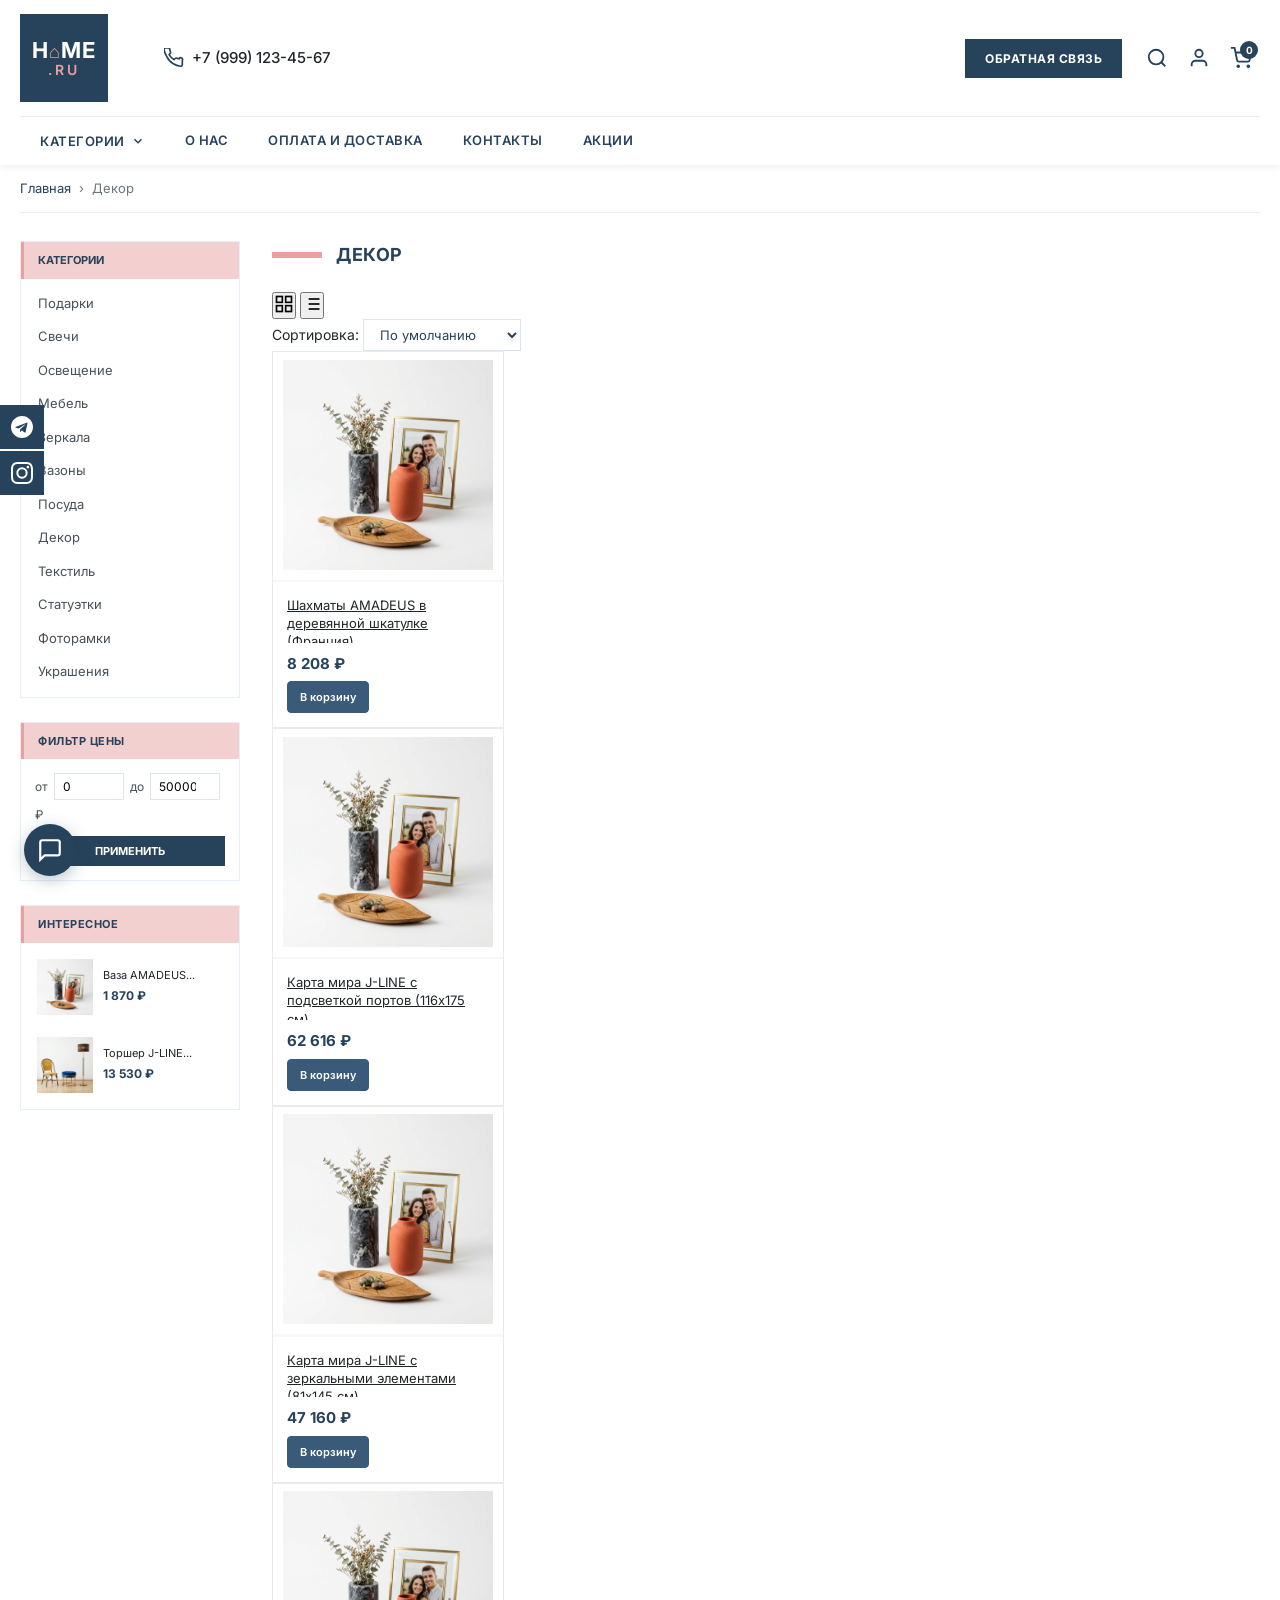
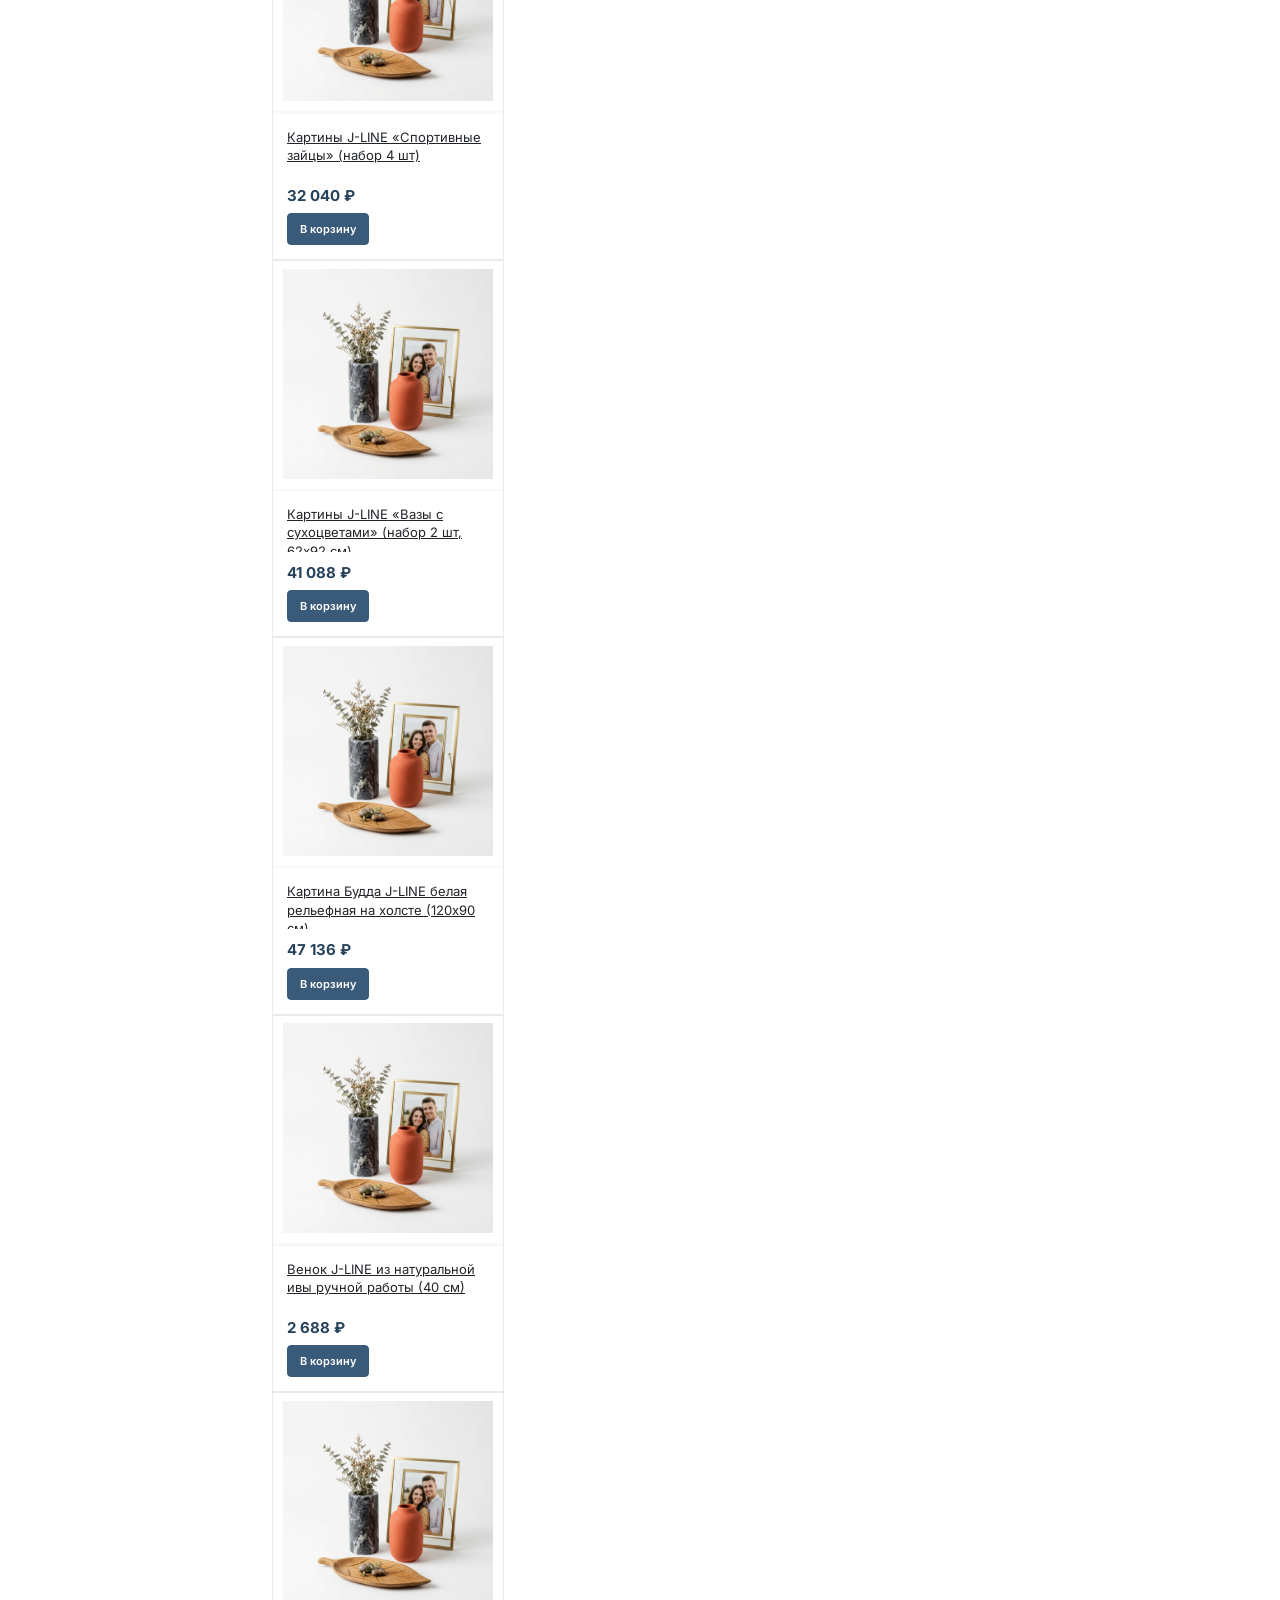
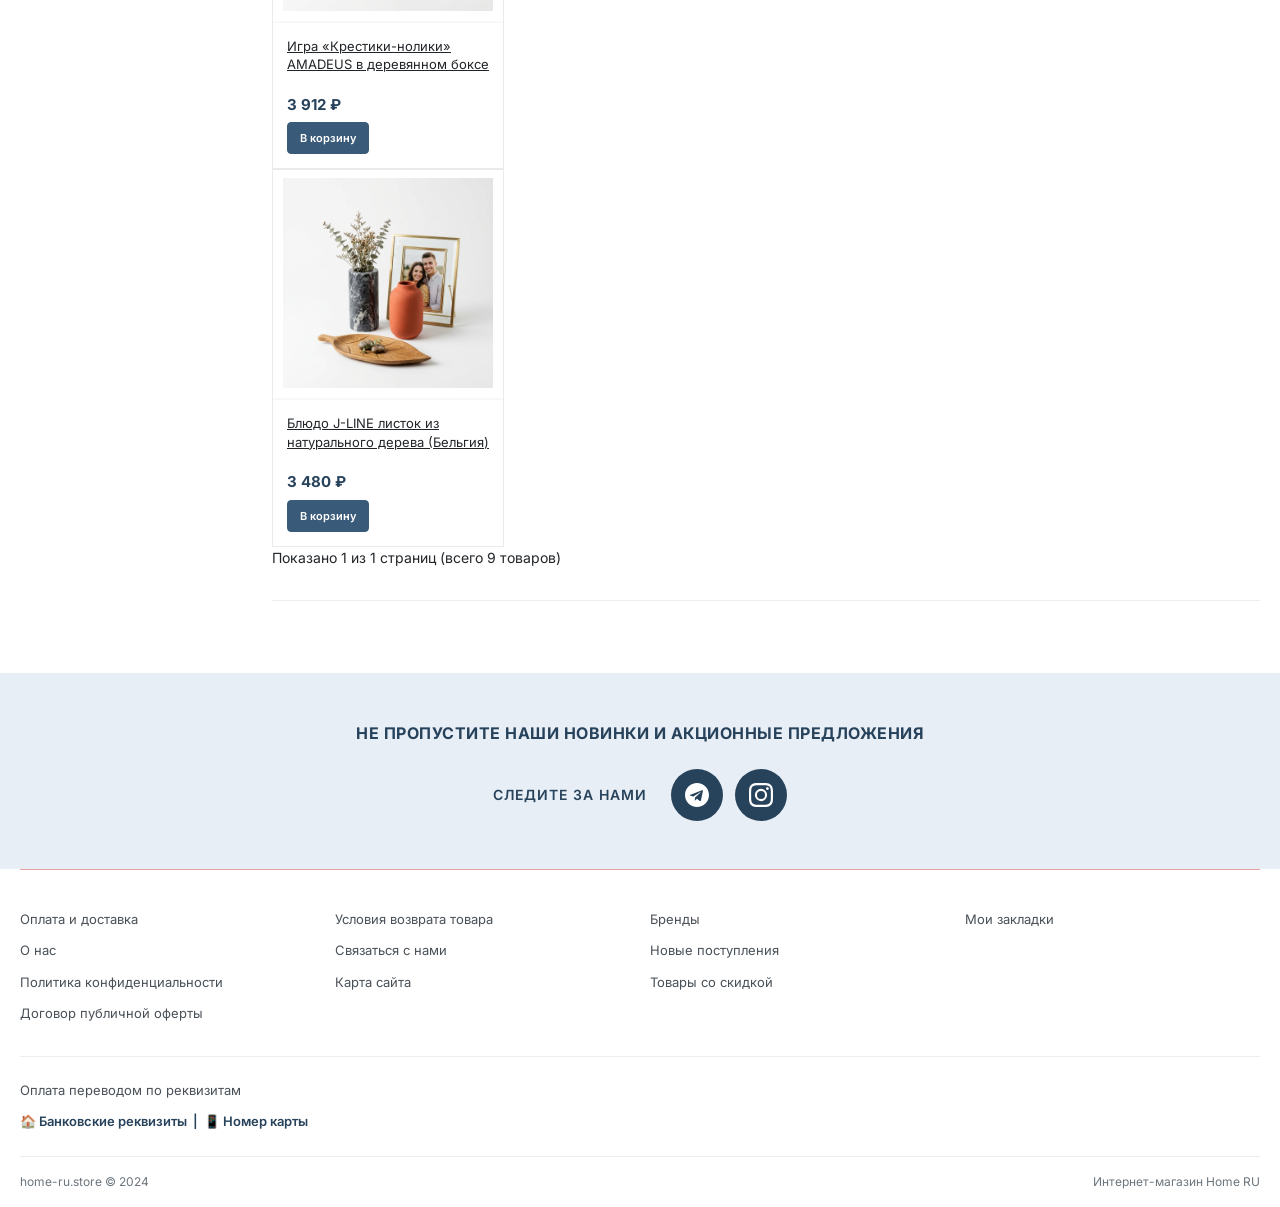
<file: category.html>
<!DOCTYPE html>
<html lang="ru">
<head>
  <meta charset="UTF-8"/>
  <meta name="viewport" content="width=device-width, initial-scale=1"/>
  <title id="page-title">Категория — Home RU</title>
  <meta name="description" content="Каталог товаров интернет-магазина Home RU — декор, посуда, мебель от ведущих европейских производителей."/>
  <link rel="preconnect" href="https://fonts.googleapis.com">
  <link href="https://fonts.googleapis.com/css2?family=Inter:wght@300;400;500;600;700&display=swap" rel="stylesheet">
  <link rel="stylesheet" href="style.css">
  <link rel="stylesheet" href="pages.css">
</head>
<body>
<div id="site-header-placeholder"></div>

<main class="page-main">
  <div class="container">
    <nav class="breadcrumb">
      <a href="index.html">Главная</a>
      <span>›</span>
      <span id="breadcrumb-cat">Категория</span>
    </nav>

    <div class="page-layout">
      <!-- Sidebar -->
      <aside class="page-sidebar">
        <div class="sidebar-block cat-filter-block">
          <span class="cat-filter-title">КАТЕГОРИИ</span>
          <ul class="cat-filter-list" id="cat-filter-list">
            <li><a href="category.html?cat=gifts">Подарки</a></li>
            <li><a href="category.html?cat=candles">Свечи</a></li>
            <li><a href="category.html?cat=lighting">Освещение</a></li>
            <li><a href="category.html?cat=furniture">Мебель</a></li>
            <li><a href="category.html?cat=mirrors">Зеркала</a></li>
            <li><a href="category.html?cat=vases">Вазоны</a></li>
            <li><a href="category.html?cat=dishes">Посуда</a></li>
            <li><a href="category.html?cat=decor">Декор</a></li>
            <li><a href="category.html?cat=textile">Текстиль</a></li>
            <li><a href="category.html?cat=figurines">Статуэтки</a></li>
            <li><a href="category.html?cat=frames">Фоторамки</a></li>
            <li><a href="category.html?cat=jewelry">Украшения</a></li>
          </ul>
        </div>

        <div class="sidebar-block">
          <h3 class="sidebar-title accent-title">ФИЛЬТР ЦЕНЫ</h3>
          <div class="price-filter">
            <div class="price-range-row">
              <span>от</span>
              <input type="number" id="price-from" value="0" min="0" class="price-input"/>
              <span>до</span>
              <input type="number" id="price-to" value="50000" min="0" class="price-input"/>
              <span>₽</span>
            </div>
            <button class="filter-btn" onclick="applyCatFilters()">ПРИМЕНИТЬ</button>
          </div>
        </div>

        <div class="sidebar-block sidebar-recommended">
          <h3 class="sidebar-title accent-title">ИНТЕРЕСНОЕ</h3>
          <div class="sidebar-products">
            <a href="product.html?id=vase-amadeus" class="sidebar-product">
              <img src="img/decor.png" alt="Ваза"/>
              <div class="sidebar-product-info">
                <span class="sidebar-product-name">Ваза AMADEUS...</span>
                <span class="sidebar-product-price">1 870 ₽</span>
              </div>
            </a>
            <a href="product.html?id=lamp-floor" class="sidebar-product">
              <img src="img/furniture.png" alt="Лампа"/>
              <div class="sidebar-product-info">
                <span class="sidebar-product-name">Торшер J-LINE...</span>
                <span class="sidebar-product-price">13 530 ₽</span>
              </div>
            </a>
          </div>
        </div>
      </aside>

      <!-- Content -->
      <article class="page-content">
        <div class="content-header">
          <span class="section-accent"></span>
          <h1 class="content-title" id="cat-title">КАТЕГОРИЯ</h1>
        </div>

        <div class="cat-toolbar">
          <div class="cat-display-options">
            <button class="display-btn active" id="view-grid">
              <svg xmlns="http://www.w3.org/2000/svg" width="20" height="20" viewBox="0 0 24 24" fill="none" stroke="currentColor" stroke-width="2"><rect x="3" y="3" width="7" height="7"/><rect x="14" y="3" width="7" height="7"/><rect x="14" y="14" width="7" height="7"/><rect x="3" y="14" width="7" height="7"/></svg>
            </button>
            <button class="display-btn" id="view-list">
              <svg xmlns="http://www.w3.org/2000/svg" width="20" height="20" viewBox="0 0 24 24" fill="none" stroke="currentColor" stroke-width="2"><line x1="8" y1="6" x2="21" y2="6"/><line x1="8" y1="12" x2="21" y2="12"/><line x1="8" y1="18" x2="21" y2="18"/><line x1="3" y1="6" x2="3.01" y2="6"/><line x1="3" y1="12" x2="3.01" y2="12"/><line x1="3" y1="18" x2="3.01" y2="18"/></svg>
            </button>
          </div>
          <div class="cat-sort">
            <label>Сортировка:</label>
            <select id="sort-select" onchange="applyCatFilters()" class="sort-select">
              <option value="default">По умолчанию</option>
              <option value="price-asc">Цена (минимум)</option>
              <option value="price-desc">Цена (максимум)</option>
              <option value="name-asc">Название (А-Я)</option>
            </select>
          </div>
        </div>

        <div class="products-grid" id="category-products">
          <!-- Товары будут вставлены JS -->
        </div>

        <!-- Pagination -->
        <div class="pagination-wrap">
          <div class="pagination-info" id="pagination-info">Показано 1 из 1 страниц (всего 1 товаров)</div>
          <div class="pagination" id="pagination-list">
            <!-- JS -->
          </div>
        </div>
      </article>
    </div>
  </div>
</main>

<div id="site-footer-placeholder"></div>
<script src="components.js"></script>
<script src="product.js"></script>
<script>
// Logic specific to category page
const CAT_NAMES = {
  'gifts':'Подарки','candles':'Свечи','lighting':'Освещение','furniture':'Мебель',
  'mirrors':'Зеркала','vases':'Вазоны','dishes':'Посуда','decor':'Декор',
  'textile':'Текстиль','figurines':'Статуэтки','frames':'Фоторамки','jewelry':'Украшения'
};

document.addEventListener('DOMContentLoaded', () => {
  initCommonComponents('category');
  const params = new URLSearchParams(location.search);
  const cat = params.get('cat') || 'decor';
  
  if (CAT_NAMES[cat]) {
    document.title = CAT_NAMES[cat] + ' — Home RU';
    document.getElementById('page-title').textContent = CAT_NAMES[cat] + ' — Home RU';
    document.getElementById('cat-title').textContent = CAT_NAMES[cat].toUpperCase();
    document.getElementById('breadcrumb-cat').textContent = CAT_NAMES[cat];
  }
  
  renderCategoryProducts(cat);
});

function renderCategoryProducts(cat) {
  const container = document.getElementById('category-products');
  // We use PRODUCTS_DB from product.js
  const allProducts = Object.values(PRODUCTS_DB);
  let filtered = allProducts.filter(p => p.category === cat);
  
  // Apply visual sorting
  const sort = document.getElementById('sort-select').value;
  if(sort === 'price-asc') filtered.sort((a,b) => a.price - b.price);
  if(sort === 'price-desc') filtered.sort((a,b) => b.price - a.price);
  if(sort === 'name-asc') filtered.sort((a,b) => a.name.localeCompare(b.name, 'ru'));

  container.innerHTML = '';
  if (filtered.length === 0) {
    container.innerHTML = '<p class="no-products">В данной категории товаров пока нет.</p>';
    document.getElementById('pagination-info').textContent = 'Товары не найдены';
    return;
  }

  filtered.forEach(p => {
    const card = document.createElement('div');
    card.className = 'product-card';
    card.innerHTML = `
      <div class="product-img-wrap">
        <a href="product.html?id=${p.id}"><img src="${p.images[0]}" alt="${p.name}" loading="lazy"/></a>
      </div>
      <div class="product-info">
        <a href="product.html?id=${p.id}" class="product-name">${p.name}</a>
        <div class="product-footer">
          <span class="product-price">${p.price.toLocaleString('ru-RU')} ₽</span>
          <button class="add-to-cart-btn" onclick="addToCartFromCat('${p.id}')">В корзину</button>
        </div>
      </div>
    `;
    container.appendChild(card);
  });
  
  document.getElementById('pagination-info').textContent = `Показано 1 из 1 страниц (всего ${filtered.length} товаров)`;
}

function applyCatFilters() {
  const params = new URLSearchParams(location.search);
  const cat = params.get('cat') || 'decor';
  renderCategoryProducts(cat);
}

function addToCartFromCat(id) {
  const p = PRODUCTS_DB[id];
  if(!p) return;
  let cart = JSON.parse(localStorage.getItem('cartItems') || '[]');
  const exist = cart.find(i => i.id === id);
  if(exist) exist.qty++;
  else cart.push({ id: p.id, name: p.name, price: p.price, img: p.images[0], qty: 1 });
  localStorage.setItem('cartItems', JSON.stringify(cart));
  const total = cart.reduce((s,i) => s + i.qty, 0);
  localStorage.setItem('cartCount', total);
  document.querySelectorAll('.cart-badge').forEach(b => b.textContent = total);
}
</script>
</body>
</html>
</file>
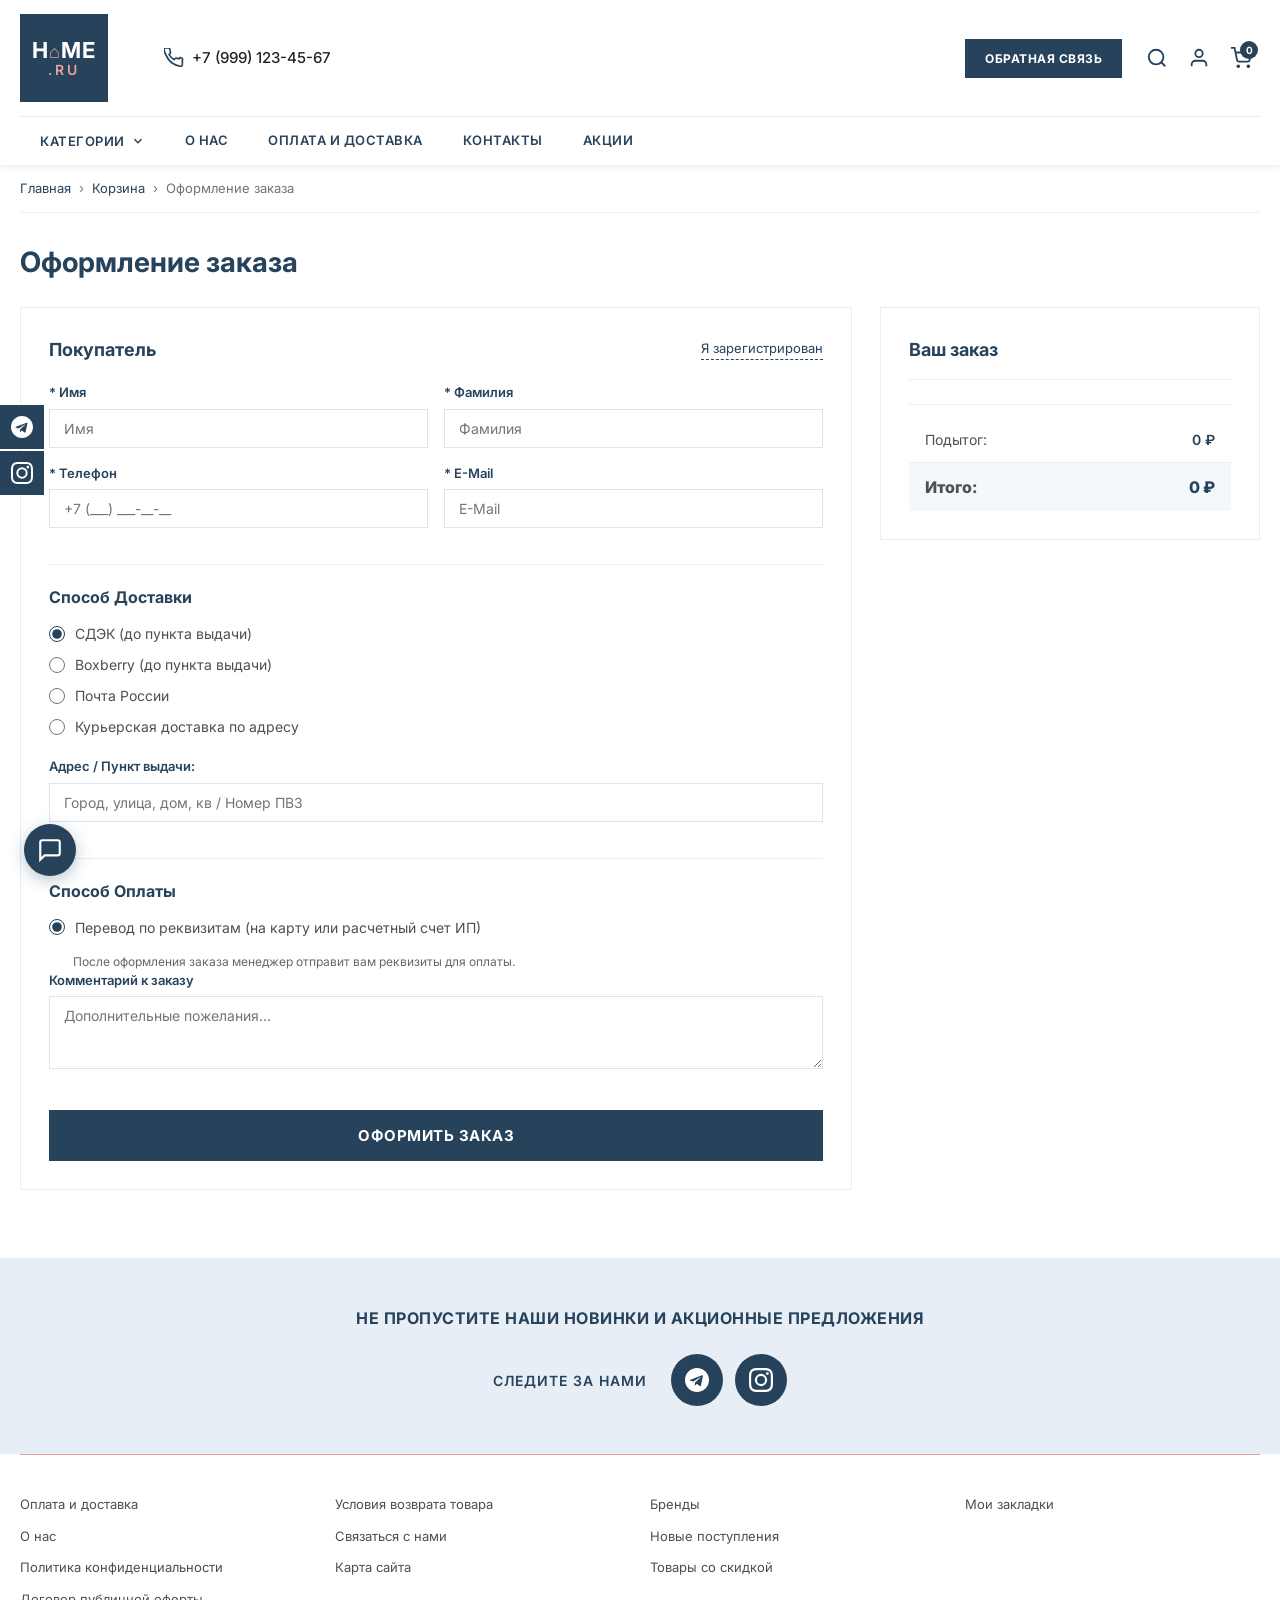
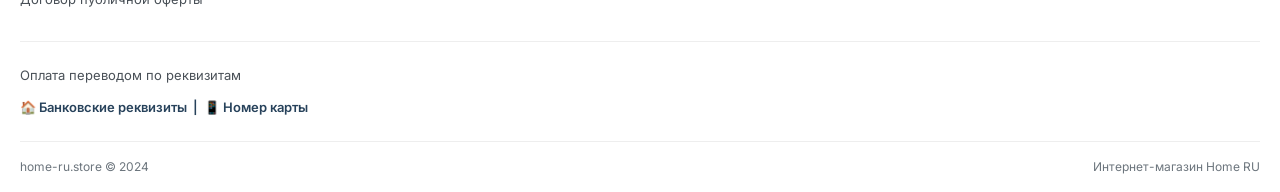
<file: checkout.html>
<!DOCTYPE html>
<html lang="ru">
<head>
  <meta charset="UTF-8"/>
  <meta name="viewport" content="width=device-width, initial-scale=1"/>
  <title>Оформление заказа — Home RU</title>
  <link rel="preconnect" href="https://fonts.googleapis.com">
  <link href="https://fonts.googleapis.com/css2?family=Inter:wght@300;400;500;600;700&display=swap" rel="stylesheet">
  <link rel="stylesheet" href="style.css">
  <link rel="stylesheet" href="pages.css">
  <link rel="stylesheet" href="cart.css">
</head>
<body>
<div id="site-header-placeholder"></div>

<main class="page-main">
  <div class="container">
    <nav class="breadcrumb">
      <a href="index.html">Главная</a>
      <span>›</span>
      <a href="cart.html">Корзина</a>
      <span>›</span>
      <span>Оформление заказа</span>
    </nav>

    <h1 class="checkout-main-title">Оформление заказа</h1>

    <div class="checkout-layout">
      <!-- Форма заказа -->
      <div class="checkout-form-col">

        <div class="checkout-block" id="order-success" style="display:none">
          <div class="success-box">
            <div class="success-icon">✓</div>
            <h2>Заказ оформлен!</h2>
            <p>Спасибо за покупку! Наш менеджер свяжется с вами в ближайшее время для подтверждения заказа и передачи реквизитов для оплаты.</p>
            <p>Номер заказа: <strong id="order-number">#1001</strong></p>
            <a href="index.html" class="btn-continue-shopping" style="margin-top:16px;display:inline-block">На главную</a>
          </div>
        </div>

        <div id="checkout-form-wrap">
          <div class="checkout-block">
            <div class="checkout-block-header">
              <h2>Покупатель</h2>
              <a href="login.html" class="already-registered">Я зарегистрирован</a>
            </div>

            <form id="checkout-form" onsubmit="submitOrder(event)">
              <div class="form-row-2">
                <div class="form-group">
                  <label>* Имя</label>
                  <input type="text" id="co-firstname" placeholder="Имя" required/>
                </div>
                <div class="form-group">
                  <label>* Фамилия</label>
                  <input type="text" id="co-lastname" placeholder="Фамилия" required/>
                </div>
              </div>
              <div class="form-row-2">
                <div class="form-group">
                  <label>* Телефон</label>
                  <input type="tel" id="co-phone" placeholder="+7 (___) ___-__-__" required/>
                </div>
                <div class="form-group">
                  <label>* E-Mail</label>
                  <input type="email" id="co-email" placeholder="E-Mail" required/>
                </div>
              </div>

              <!-- Доставка -->
              <div class="checkout-block-inner">
                <h2>Способ Доставки</h2>
                <div class="radio-list">
                  <label class="radio-item">
                    <input type="radio" name="delivery" value="cdek" checked/>
                    <span>СДЭК (до пункта выдачи)</span>
                  </label>
                  <label class="radio-item">
                    <input type="radio" name="delivery" value="boxberry"/>
                    <span>Boxberry (до пункта выдачи)</span>
                  </label>
                  <label class="radio-item">
                    <input type="radio" name="delivery" value="post"/>
                    <span>Почта России</span>
                  </label>
                  <label class="radio-item">
                    <input type="radio" name="delivery" value="courier"/>
                    <span>Курьерская доставка по адресу</span>
                  </label>
                  <div class="form-group" id="address-row" style="margin-top:10px">
                    <label>Адрес / Пункт выдачи:</label>
                    <input type="text" id="co-address" placeholder="Город, улица, дом, кв / Номер ПВЗ" required/>
                  </div>
                </div>
              </div>

              <!-- Оплата -->
              <div class="checkout-block-inner">
                <h2>Способ Оплаты</h2>
                <div class="radio-list">
                  <label class="radio-item">
                    <input type="radio" name="payment" value="transfer" checked/>
                    <span>Перевод по реквизитам (на карту или расчетный счет ИП)</span>
                  </label>
                  <p class="payment-hint" style="font-size:12px;color:#666;margin-top:5px;padding-left:24px;">
                    После оформления заказа менеджер отправит вам реквизиты для оплаты.
                  </p>
                </div>
              </div>

              <!-- Комментарий -->
              <div class="form-group">
                <label>Комментарий к заказу</label>
                <textarea id="co-comment" rows="3" placeholder="Дополнительные пожелания..."></textarea>
              </div>

              <button type="submit" class="btn-place-order">ОФОРМИТЬ ЗАКАЗ</button>
            </form>
          </div>
        </div>
      </div>

      <!-- Итоги заказа -->
      <div class="checkout-summary-col">
        <div class="checkout-block summary-block">
          <h2>Ваш заказ</h2>
          <div class="summary-items" id="summary-items"></div>
          <div class="summary-totals">
            <div class="totals-row">
              <span>Подытог:</span>
              <span id="sum-subtotal">0 ₽</span>
            </div>
            <div class="totals-row" id="sum-discount-row" style="display:none">
              <span>Скидка:</span>
              <span id="sum-discount" style="color:#c0392b">0 ₽</span>
            </div>
            <div class="totals-row totals-total">
              <span>Итого:</span>
              <span id="sum-total">0 ₽</span>
            </div>
          </div>
        </div>
      </div>
    </div>
  </div>
</main>

<div id="site-footer-placeholder"></div>
<script src="components.js"></script>
<script>
document.addEventListener('DOMContentLoaded', () => {
  initCommonComponents('checkout');
  renderSummary();
});

function renderSummary() {
  const items = JSON.parse(localStorage.getItem('cartItems') || '[]');
  const summaryEl = document.getElementById('summary-items');
  let subtotal = 0;
  summaryEl.innerHTML = '';
  items.forEach(item => {
    const line = item.price * item.qty;
    subtotal += line;
    const div = document.createElement('div');
    div.className = 'summary-item';
    div.innerHTML = `
      <img src="${item.img}" alt="${item.name}"/>
      <div class="summary-item-info">
        <span class="summary-item-name">${item.name}</span>
        <span class="summary-item-qty">Кол-во: ${item.qty} шт.</span>
      </div>
      <div class="summary-item-price">
        <strong>${line.toLocaleString('ru-RU')} ₽</strong>
      </div>`;
    summaryEl.appendChild(div);
  });

  const disc = parseFloat(localStorage.getItem('cartDiscount') || '0');
  const total = subtotal - disc;
  document.getElementById('sum-subtotal').textContent = subtotal.toLocaleString('ru-RU') + ' ₽';
  document.getElementById('sum-total').textContent = total.toLocaleString('ru-RU') + ' ₽';
  if (disc > 0) {
    document.getElementById('sum-discount-row').style.display = 'flex';
    document.getElementById('sum-discount').textContent = '-' + disc.toLocaleString('ru-RU') + ' ₽';
  }
}

function submitOrder(e) {
  e.preventDefault();
  const items = JSON.parse(localStorage.getItem('cartItems') || '[]');
  if (items.length === 0) { alert('Корзина пуста!'); return; }
  
  // Clean up
  localStorage.removeItem('cartItems');
  localStorage.setItem('cartCount', '0');
  localStorage.removeItem('cartDiscount');
  document.querySelectorAll('.cart-badge').forEach(b => b.textContent = '0');
  
  // Show success
  document.getElementById('checkout-form-wrap').style.display = 'none';
  document.getElementById('order-success').style.display = 'block';
  document.getElementById('order-number').textContent = '#' + (10000 + Math.floor(Math.random() * 90000));
}
</script>
</body>
</html>
</file>
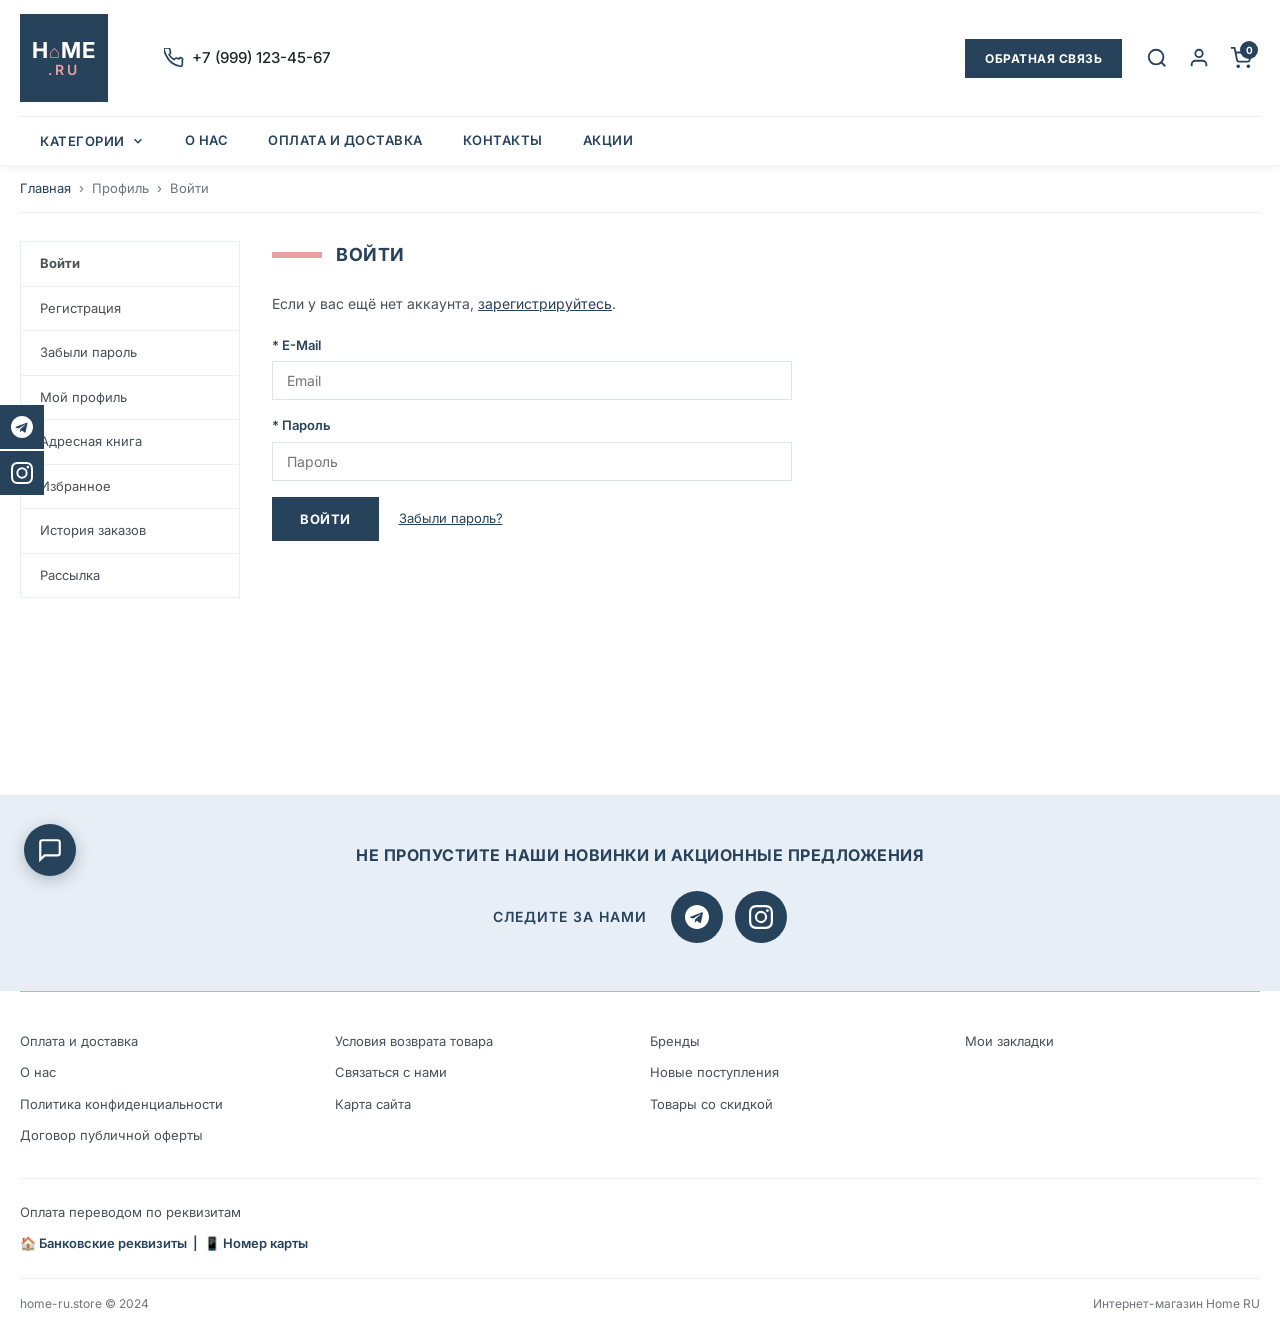
<file: login.html>
<!DOCTYPE html>
<html lang="ru">
<head>
  <meta charset="UTF-8"/>
  <meta name="viewport" content="width=device-width, initial-scale=1"/>
  <title>Войти / Регистрация — Home RU</title>
  <link rel="preconnect" href="https://fonts.googleapis.com">
  <link href="https://fonts.googleapis.com/css2?family=Inter:wght@300;400;500;600;700&display=swap" rel="stylesheet">
  <link rel="stylesheet" href="style.css">
  <link rel="stylesheet" href="pages.css">
  <link rel="stylesheet" href="cart.css">
</head>
<body>
<div id="site-header-placeholder"></div>

<main class="page-main">
  <div class="container">
    <nav class="breadcrumb">
      <a href="index.html">Главная</a>
      <span>›</span>
      <span>Профиль</span>
      <span>›</span>
      <span id="auth-bc">Войти</span>
    </nav>

    <div class="page-layout">
      <!-- sidebar = account menu -->
      <aside class="page-sidebar">
        <div class="sidebar-block">
          <ul class="account-menu">
            <li><a href="login.html?tab=login" class="account-menu-link" id="menu-login">Войти</a></li>
            <li><a href="login.html?tab=register" class="account-menu-link" id="menu-register">Регистрация</a></li>
            <li><a href="login.html?tab=forgot" class="account-menu-link" id="menu-forgot">Забыли пароль</a></li>
            <li><a href="#" class="account-menu-link">Мой профиль</a></li>
            <li><a href="#" class="account-menu-link">Адресная книга</a></li>
            <li><a href="#" class="account-menu-link">Избранное</a></li>
            <li><a href="#" class="account-menu-link">История заказов</a></li>
            <li><a href="#" class="account-menu-link">Рассылка</a></li>
          </ul>
        </div>
      </aside>

      <article class="page-content">

        <!-- LOGIN TAB -->
        <div id="tab-login" class="auth-tab">
          <div class="content-header">
            <span class="section-accent"></span>
            <h1 class="content-title">ВОЙТИ</h1>
          </div>
          <p class="content-p">Если у вас ещё нет аккаунта, <a href="login.html?tab=register" class="content-link">зарегистрируйтесь</a>.</p>

          <form class="auth-form" id="login-form" onsubmit="doLogin(event)">
            <div class="form-group">
              <label>* E-Mail</label>
              <input type="email" id="login-email" placeholder="Email" required/>
            </div>
            <div class="form-group">
              <label>* Пароль</label>
              <input type="password" id="login-password" placeholder="Пароль" required/>
            </div>
            <div class="auth-form-footer">
              <button type="submit" class="form-submit-btn">ВОЙТИ</button>
              <a href="login.html?tab=forgot" class="forgot-link">Забыли пароль?</a>
            </div>
            <div id="login-error" class="form-error" style="display:none">Неверный email или пароль.</div>
            <div id="login-success" class="form-success" style="display:none">✓ Вы успешно вошли!</div>
          </form>
        </div>

        <!-- REGISTER TAB -->
        <div id="tab-register" class="auth-tab" style="display:none">
          <div class="content-header">
            <span class="section-accent"></span>
            <h1 class="content-title">РЕГИСТРАЦИЯ</h1>
          </div>
          <p class="content-p">Если вы уже зарегистрированы, пожалуйста, <a href="login.html?tab=login" class="content-link">войдите</a>.</p>

          <form class="auth-form" id="register-form" onsubmit="doRegister(event)">
            <h3 class="form-section-title">Личные данные</h3>
            <div class="form-row-2">
              <div class="form-group">
                <label>* Имя</label>
                <input type="text" id="reg-firstname" placeholder="Имя" required/>
              </div>
              <div class="form-group">
                <label>* Фамилия</label>
                <input type="text" id="reg-lastname" placeholder="Фамилия" required/>
              </div>
            </div>
            <div class="form-group">
              <label>* Email</label>
              <input type="email" id="reg-email" placeholder="Email" required/>
            </div>
            <div class="form-group">
              <label>* Телефон</label>
              <input type="tel" id="reg-phone" placeholder="+7 (___) ___-__-__" required/>
            </div>
            <h3 class="form-section-title">Адрес</h3>
            <div class="form-group">
              <label>* Адрес 1</label>
              <input type="text" id="reg-address" placeholder="Адрес 1" required/>
            </div>
            <div class="form-row-2">
              <div class="form-group">
                <label>* Город</label>
                <input type="text" id="reg-city" placeholder="Город" required/>
              </div>
              <div class="form-group">
                <label>* Почтовый индекс</label>
                <input type="text" id="reg-post" placeholder="Почтовый индекс" required/>
              </div>
            </div>
            <h3 class="form-section-title">Пароль</h3>
            <div class="form-row-2">
              <div class="form-group">
                <label>* Пароль</label>
                <input type="password" id="reg-pass" placeholder="Пароль (мин. 6 символов)" required minlength="6"/>
              </div>
              <div class="form-group">
                <label>* Подтвердите пароль</label>
                <input type="password" id="reg-pass2" placeholder="Подтвердите пароль" required/>
              </div>
            </div>
            <div class="form-group">
              <label class="checkbox-label">
                <input type="checkbox" id="reg-newsletter"/>
                <span>Подписаться на новости и акции</span>
              </label>
            </div>
            <div class="form-group">
              <label class="checkbox-label">
                <input type="checkbox" id="reg-agree" required/>
                <span>Я согласен с <a href="#" class="content-link">Политикой конфиденциальности</a> *</span>
              </label>
            </div>
            <button type="submit" class="form-submit-btn">ЗАРЕГИСТРИРОВАТЬСЯ</button>
            <div id="reg-error" class="form-error" style="display:none"></div>
            <div id="reg-success" class="form-success" style="display:none">✓ Регистрация прошла успешно! Проверьте вашу почту.</div>
          </form>
        </div>

        <!-- FORGOT TAB -->
        <div id="tab-forgot" class="auth-tab" style="display:none">
          <div class="content-header">
            <span class="section-accent"></span>
            <h1 class="content-title">ЗАБЫЛИ ПАРОЛЬ?</h1>
          </div>
          <p class="content-p">Введите ваш email, и мы отправим вам инструкции по восстановлению пароля.</p>
          <form class="auth-form" id="forgot-form" onsubmit="doForgot(event)">
            <div class="form-group">
              <label>* E-Mail</label>
              <input type="email" id="forgot-email" placeholder="Ваш Email" required/>
            </div>
            <button type="submit" class="form-submit-btn">ОТПРАВИТЬ</button>
            <div id="forgot-success" class="form-success" style="display:none">✓ Инструкции по восстановлению пароля отправлены на вашу почту.</div>
          </form>
        </div>

      </article>
    </div>
  </div>
</main>

<div id="site-footer-placeholder"></div>
<script src="components.js"></script>
<script>
document.addEventListener('DOMContentLoaded', () => {
  initCommonComponents('');

  const params = new URLSearchParams(location.search);
  const tab = params.get('tab') || 'login';
  showTab(tab);
});

function showTab(tab) {
  ['login','register','forgot'].forEach(t => {
    document.getElementById('tab-' + t).style.display = t === tab ? 'block' : 'none';
    const menuEl = document.getElementById('menu-' + t);
    if (menuEl) menuEl.style.fontWeight = t === tab ? '700' : '';
  });
  document.getElementById('auth-bc').textContent = {
    login: 'Войти', register: 'Регистрация', forgot: 'Забыли пароль'
  }[tab] || 'Войти';
}

function doLogin(e) {
  e.preventDefault();
  const email = document.getElementById('login-email').value;
  const pass = document.getElementById('login-password').value;
  // Demo: accept any non-empty credentials
  if (email && pass.length >= 6) {
    localStorage.setItem('loggedIn', JSON.stringify({ email, name: email.split('@')[0] }));
    document.getElementById('login-success').style.display = 'block';
    setTimeout(() => window.location.href = 'index.html', 1500);
  } else {
    document.getElementById('login-error').style.display = 'block';
    setTimeout(() => document.getElementById('login-error').style.display = 'none', 3000);
  }
}

function doRegister(e) {
  e.preventDefault();
  const pass = document.getElementById('reg-pass').value;
  const pass2 = document.getElementById('reg-pass2').value;
  if (pass !== pass2) {
    document.getElementById('reg-error').textContent = 'Пароли не совпадают!';
    document.getElementById('reg-error').style.display = 'block';
    return;
  }
  const user = {
    name: document.getElementById('reg-firstname').value,
    lastname: document.getElementById('reg-lastname').value,
    email: document.getElementById('reg-email').value,
  };
  localStorage.setItem('loggedIn', JSON.stringify(user));
  document.getElementById('reg-success').style.display = 'block';
  document.getElementById('register-form').reset();
  setTimeout(() => window.location.href = 'index.html', 2000);
}

function doForgot(e) {
  e.preventDefault();
  document.getElementById('forgot-success').style.display = 'block';
  document.getElementById('forgot-form').reset();
}
</script>
</body>
</html>
</file>
<file: style.css>
/* =============================================
   HOME UA - CLONE CSS
   ============================================= */

*, *::before, *::after {
  box-sizing: border-box;
  margin: 0;
  padding: 0;
}

:root {
  --navy: #27425b;
  --navy-dark: #1e3248;
  --navy-light: #3a5a7a;
  --accent-pink: #e8a0a0;
  --accent-pink-light: #f2d0d0;
  --bg-outer: linear-gradient(180deg, #c8d8e8 0%, #d8e4f0 40%, #c8d8e8 100%);
  --bg-page: #f0f4f8;
  --bg-white: #ffffff;
  --text-dark: #212529;
  --text-mid: #495057;
  --text-light: #6c757d;
  --border: #dee2e6;
  --shadow: 0 2px 12px rgba(39,66,91,0.1);
}

html {
  scroll-behavior: smooth;
}

body {
  font-family: 'Inter', -apple-system, BlinkMacSystemFont, 'Segoe UI', Roboto, sans-serif;
  font-size: 14px;
  color: var(--text-dark);
  background: var(--bg-outer);
  background-attachment: fixed;
  min-height: 100vh;
  line-height: 1.5;
}

/* Container */
.container {
  max-width: 1280px;
  margin: 0 auto;
  padding: 0 20px;
}

/* =============================================
   SOCIAL SIDEBAR
   ============================================= */
.social-sidebar {
  position: fixed;
  left: 0;
  top: 50%;
  transform: translateY(-50%);
  z-index: 1000;
  display: flex;
  flex-direction: column;
  gap: 2px;
}

.social-btn {
  display: flex;
  align-items: center;
  justify-content: center;
  width: 44px;
  height: 44px;
  background: var(--navy);
  color: white;
  text-decoration: none;
  transition: background 0.2s, transform 0.2s;
}

.social-btn:hover {
  background: var(--navy-light);
  transform: translateX(4px);
}

.social-btn svg {
  width: 22px;
  height: 22px;
}

/* =============================================
   HEADER
   ============================================= */
.site-header {
  background: var(--bg-white);
  position: sticky;
  top: 0;
  z-index: 900;
  box-shadow: 0 2px 8px rgba(0,0,0,0.08);
}

.header-top-inner {
  display: flex;
  align-items: center;
  justify-content: space-between;
  padding: 14px 0 0;
  gap: 16px;
}

/* Logo */
.header-logo a { text-decoration: none; }

.logo-box {
  display: inline-flex;
  flex-direction: column;
  align-items: center;
  justify-content: center;
  background: var(--navy);
  width: 88px;
  height: 88px;
  padding: 8px;
  line-height: 1;
}

.logo-h {
  display: block;
  font-size: 22px;
  font-weight: 700;
  color: white;
  letter-spacing: 1px;
  font-family: 'Inter', sans-serif;
}

.logo-icon {
  font-size: 18px;
  color: var(--accent-pink);
}

.logo-ua {
  display: block;
  font-size: 14px;
  font-weight: 600;
  color: var(--accent-pink);
  letter-spacing: 3px;
  margin-top: 2px;
}

/* Header center */
.header-center {
  display: flex;
  align-items: center;
  gap: 24px;
  flex: 1;
  justify-content: flex-start;
  padding-left: 40px;
}

.header-phone {
  display: flex;
  align-items: center;
  gap: 8px;
  font-size: 15px;
  font-weight: 500;
  color: var(--text-dark);
  text-decoration: none;
}

.header-phone svg {
  color: var(--navy);
  flex-shrink: 0;
}

/* Language switcher */
.lang-switcher {
  display: flex;
  gap: 2px;
}

.lang-btn {
  border: 1.5px solid var(--navy);
  background: transparent;
  color: var(--navy);
  font-size: 12px;
  font-weight: 600;
  padding: 4px 8px;
  cursor: pointer;
  transition: all 0.2s;
  font-family: inherit;
  letter-spacing: 0.5px;
}

.lang-btn.active,
.lang-btn:hover {
  background: var(--navy);
  color: white;
}

/* Header right */
.header-right {
  display: flex;
  align-items: center;
  gap: 16px;
}

.callback-btn {
  background: var(--navy);
  color: white;
  border: none;
  padding: 12px 20px;
  font-size: 12px;
  font-weight: 700;
  letter-spacing: 0.5px;
  cursor: pointer;
  font-family: inherit;
  transition: background 0.2s;
  white-space: nowrap;
}

.callback-btn:hover { background: var(--navy-light); }

.header-icons {
  display: flex;
  align-items: center;
  gap: 4px;
}

.icon-btn {
  background: none;
  border: none;
  cursor: pointer;
  color: var(--navy);
  padding: 8px;
  display: flex;
  align-items: center;
  justify-content: center;
  transition: color 0.2s;
  position: relative;
}

.icon-btn:hover { color: var(--navy-light); }

.cart-badge {
  position: absolute;
  top: 2px;
  right: 2px;
  background: var(--navy);
  color: white;
  font-size: 10px;
  font-weight: 700;
  min-width: 18px;
  height: 18px;
  border-radius: 50%;
  display: flex;
  align-items: center;
  justify-content: center;
  line-height: 1;
}

/* Navigation */
.main-nav {
  border-top: 1px solid #e9ecef;
  margin-top: 14px;
}

.nav-inner {
  display: flex;
  align-items: center;
  gap: 0;
}

.categories-dropdown {
  position: relative;
}

.categories-trigger {
  display: flex;
  align-items: center;
  gap: 6px;
  background: none;
  border: none;
  padding: 14px 20px;
  font-size: 13px;
  font-weight: 600;
  color: var(--navy);
  cursor: pointer;
  font-family: inherit;
  letter-spacing: 0.5px;
  transition: background 0.2s;
}

.categories-trigger:hover { background: #f8f9fa; }

.categories-menu {
  display: none;
  position: absolute;
  top: 100%;
  left: 0;
  background: white;
  min-width: 240px;
  box-shadow: 0 8px 24px rgba(0,0,0,0.12);
  z-index: 1000;
  border-top: 2px solid var(--navy);
}

.categories-menu a {
  display: block;
  padding: 10px 20px;
  color: var(--text-dark);
  text-decoration: none;
  font-size: 13px;
  transition: background 0.15s, color 0.15s;
  border-bottom: 1px solid #f0f0f0;
}

.categories-menu a:hover {
  background: #f5f8fb;
  color: var(--navy);
  padding-left: 26px;
}

.categories-dropdown:hover .categories-menu { display: block; }

.nav-link {
  padding: 14px 20px;
  color: var(--navy);
  text-decoration: none;
  font-size: 13px;
  font-weight: 600;
  letter-spacing: 0.5px;
  transition: background 0.2s;
  display: block;
}

.nav-link:hover { background: #f8f9fa; }

/* =============================================
   HERO SLIDER
   ============================================= */
.hero-slider {
  background: white;
  margin: 0;
  overflow: hidden;
}

.slider-container {
  position: relative;
  max-width: 1280px;
  margin: 0 auto;
  overflow: hidden;
}

.slides-wrapper {
  display: flex;
  transition: transform 0.5s ease;
  width: 100%;
}

.slide {
  min-width: 100%;
  height: 560px;
  background: #f0f4f8;
  display: flex;
  align-items: stretch;
}

.slide-content {
  display: flex;
  align-items: center;
  width: 100%;
  padding: 40px 60px;
  gap: 40px;
  background: linear-gradient(120deg, #e8eef5 0%, #dce8f2 100%);
}

.slide-text {
  flex: 1;
  z-index: 2;
}

.sale-big {
  font-size: 100px;
  font-weight: 900;
  color: var(--navy);
  line-height: 1;
  letter-spacing: -2px;
}

.sale-sub {
  font-size: 20px;
  font-weight: 600;
  color: var(--navy);
  margin-top: 8px;
  letter-spacing: 2px;
}

.sale-percent {
  font-size: 56px;
  font-weight: 900;
  color: var(--navy);
  letter-spacing: -1px;
}

.slide-label {
  font-size: 13px;
  letter-spacing: 3px;
  color: var(--navy);
  font-weight: 600;
  text-transform: uppercase;
  margin-bottom: 16px;
}

.slide-title2 {
  font-size: 38px;
  font-weight: 800;
  color: var(--navy);
  line-height: 1.2;
  margin-bottom: 12px;
}

.slide-subtitle {
  font-size: 16px;
  color: var(--navy-light);
  margin-bottom: 32px;
}

.slide-btn {
  display: inline-block;
  margin-top: 28px;
  background: var(--navy);
  color: white;
  padding: 14px 36px;
  text-decoration: none;
  font-size: 13px;
  font-weight: 700;
  letter-spacing: 1px;
  transition: background 0.2s, transform 0.2s;
}

.slide-btn:hover {
  background: var(--navy-light);
  transform: translateY(-2px);
}

.slide-image {
  flex: 1;
  display: flex;
  align-items: center;
  justify-content: center;
  max-height: 480px;
  overflow: hidden;
}

.slide-image img {
  width: 100%;
  max-width: 600px;
  height: 480px;
  object-fit: cover;
}

/* Slider dots */
.slider-dots {
  position: absolute;
  bottom: 20px;
  left: 50%;
  transform: translateX(-50%);
  display: flex;
  gap: 8px;
}

.dot {
  width: 10px;
  height: 10px;
  border-radius: 50%;
  background: rgba(39,66,91,0.3);
  border: none;
  cursor: pointer;
  transition: background 0.2s, transform 0.2s;
}

.dot.active {
  background: var(--navy);
  transform: scale(1.2);
}

.dot:hover { background: var(--navy); }

/* =============================================
   CATEGORY ICONS
   ============================================= */
.categories-icons {
  background: white;
  padding: 40px 0;
  margin-bottom: 0;
  border-bottom: 1px solid #eee;
}

.icons-row {
  display: grid;
  grid-template-columns: repeat(3, 1fr);
  gap: 24px 16px;
  justify-items: center;
}

.icons-row::-webkit-scrollbar { display: none; }

.icon-item {
  display: flex;
  flex-direction: column;
  align-items: center;
  gap: 12px;
  text-decoration: none;
  color: var(--navy);
  transition: transform 0.2s, color 0.2s;
  width: 100%;
  max-width: 120px;
  text-align: center;
}

.icon-item:hover {
  transform: translateY(-5px);
  color: var(--navy-light);
}

.icon-item:hover .icon-img::after {
  opacity: 1;
}

.icon-img {
  width: 100%;
  aspect-ratio: 1;
  display: flex;
  align-items: center;
  justify-content: center;
  overflow: hidden;
  border-radius: 50%;
  background: #f8f9fa;
  border: 1px solid #edf2f7;
  position: relative;
  transition: box-shadow 0.2s;
}

.icon-item:hover .icon-img {
  box-shadow: 0 4px 15px rgba(39,66,91,0.15);
}

.icon-img img {
  width: 100%;
  height: 100%;
  object-fit: cover;
}

.icon-item span {
  font-size: 11px;
  font-weight: 700;
  letter-spacing: 0.5px;
  text-align: center;
  line-height: 1.2;
  text-transform: uppercase;
}


/* =============================================
   PRODUCTS SECTION
   ============================================= */
.products-section {
  background: white;
  padding: 40px 0;
}

.products-section--alt {
  background: #f7f9fb;
  padding: 0 0 40px;
}

.section-header {
  display: flex;
  align-items: center;
  justify-content: space-between;
  margin-bottom: 28px;
}

.section-title-wrap {
  display: flex;
  align-items: center;
  gap: 14px;
}

.section-accent {
  display: block;
  width: 50px;
  height: 6px;
  background: var(--accent-pink);
}

.section-title {
  font-size: 20px;
  font-weight: 700;
  color: var(--navy);
  letter-spacing: 0.5px;
}

.see-all-link {
  font-size: 13px;
  font-weight: 600;
  color: var(--navy);
  text-decoration: none;
  letter-spacing: 0.5px;
  transition: color 0.2s;
}

.see-all-link:hover { color: var(--navy-light); text-decoration: underline; }

/* Products slider */
.products-slider {
  display: flex;
  align-items: center;
  gap: 10px;
  position: relative;
}

.products-track-wrapper {
  overflow: hidden;
  flex: 1;
}

.products-track {
  display: flex;
  gap: 20px;
  transition: transform 0.4s ease;
}

/* Products grid */
.products-grid-4 {
  display: grid;
  grid-template-columns: repeat(4, 1fr);
  gap: 20px;
  padding-top: 24px;
}

/* Product card */
.product-card {
  background: white;
  border: 1px solid #eaeaea;
  flex: 0 0 calc(25% - 15px);
  min-width: calc(25% - 15px);
  max-width: calc(25% - 15px);
  display: flex;
  flex-direction: column;
  transition: box-shadow 0.2s, transform 0.2s;
}

.product-card:hover {
  box-shadow: 0 8px 24px rgba(39,66,91,0.12);
  transform: translateY(-4px);
}

.products-grid-4 .product-card {
  flex: none;
  min-width: unset;
  max-width: unset;
}

.product-img-wrap {
  aspect-ratio: 1;
  overflow: hidden;
  background: #f8f8f8;
  display: flex;
  align-items: center;
  justify-content: center;
}

.product-img-wrap img {
  width: 100%;
  height: 100%;
  object-fit: contain;
  padding: 10px;
  background: white;
  transition: transform 0.4s ease;
}

.product-card:hover .product-img-wrap img { transform: scale(1.05); }

.product-info {
  padding: 14px;
  flex: 1;
  display: flex;
  flex-direction: column;
  gap: 10px;
}

.product-name {
  font-size: 13px;
  color: var(--text-dark);
  line-height: 1.4;
  height: 3.6em; /* Support for 2-3 lines */
  overflow: hidden;
  display: -webkit-box;
  -webkit-line-clamp: 2.5; /* Show approx 2.5 lines */
  line-clamp: 2.5;
  -webkit-box-orient: vertical;
  flex: none;
}

.product-footer {
  display: flex;
  align-items: center;
  justify-content: space-between;
  gap: 8px;
}

.product-price {
  font-size: 15px;
  font-weight: 700;
  color: var(--navy);
  white-space: nowrap; /* Prevent ₽ from wrapping */
}

.add-to-cart-btn {
  background: var(--navy-light);
  border: 1px solid var(--navy-light);
  color: white;
  font-size: 11px;
  font-weight: 600;
  cursor: pointer;
  font-family: inherit;
  padding: 8px 12px;
  border-radius: 4px;
  transition: all 0.2s;
  white-space: nowrap;
}

.add-to-cart-btn:hover {
  background: var(--navy);
  border-color: var(--navy);
  color: white;
  transform: translateY(-1px);
}

/* Products arrows */
.products-arrow {
  background: white;
  border: 1.5px solid #ddd;
  width: 40px;
  height: 40px;
  border-radius: 50%;
  display: flex;
  align-items: center;
  justify-content: center;
  cursor: pointer;
  color: var(--navy);
  flex-shrink: 0;
  transition: background 0.2s, border-color 0.2s;
  box-shadow: 0 2px 8px rgba(0,0,0,0.08);
}

.products-arrow:hover {
  background: var(--navy);
  color: white;
  border-color: var(--navy);
}

/* =============================================
   PROMO BANNERS
   ============================================= */
.promo-banners {
  background: white;
  padding: 0 0 24px;
}

.banners-grid {
  display: grid;
  grid-template-columns: 1fr 1fr;
  gap: 20px;
}

.banner-item {
  display: flex;
  align-items: center;
  justify-content: space-between;
  background: #f5f8fb;
  border: 1px solid #e0e8f0;
  text-decoration: none;
  overflow: hidden;
  padding: 28px;
  gap: 20px;
  transition: box-shadow 0.2s;
}

.banner-item:hover { box-shadow: 0 4px 16px rgba(39,66,91,0.1); }

.banner-content {
  flex: 1;
}

.banner-content h3 {
  font-size: 16px;
  font-weight: 800;
  color: var(--navy);
  line-height: 1.4;
  text-transform: uppercase;
  margin-bottom: 14px;
}

.banner-link {
  font-size: 13px;
  color: var(--navy-light);
  font-weight: 600;
}

.banner-img-wrap {
  width: 160px;
  height: 120px;
  flex-shrink: 0;
  overflow: hidden;
}

.banner-img-wrap img {
  width: 100%;
  height: 100%;
  object-fit: cover;
}

/* =============================================
   BENEFITS SECTION
   ============================================= */
.benefits-section {
  background: var(--navy);
  padding: 36px 0;
}

.benefits-grid {
  display: grid;
  grid-template-columns: repeat(5, 1fr);
  gap: 20px;
}

.benefit-item {
  display: flex;
  flex-direction: column;
  align-items: flex-start;
  gap: 12px;
  padding: 0 10px;
  border-right: 1px solid rgba(255,255,255,0.15);
}

.benefit-item:last-child { border-right: none; }

.benefit-icon { color: rgba(255,255,255,0.8); }

.benefit-item p {
  font-size: 13px;
  color: rgba(255,255,255,0.9);
  line-height: 1.5;
}

/* =============================================
   BLOG SECTION
   ============================================= */
.blog-section {
  background: white;
  padding: 40px 0 20px;
}

.blog-empty {
  padding: 20px 0 40px;
  color: var(--text-light);
  font-size: 14px;
}

/* =============================================
   WELCOME TEXT
   ============================================= */
.welcome-section {
  background: white;
  padding: 40px 0 50px;
}

.welcome-title {
  font-size: 15px;
  font-weight: 700;
  color: var(--navy);
  text-transform: uppercase;
  letter-spacing: 0.3px;
  margin-bottom: 20px;
  line-height: 1.5;
}

.welcome-text {
  font-size: 14px;
  color: var(--text-mid);
  line-height: 1.7;
  margin-bottom: 14px;
  max-width: 900px;
}

/* =============================================
   SOCIAL FOLLOW
   ============================================= */
.social-follow {
  background: #e8eef5;
  padding: 48px 0;
  text-align: center;
}

.follow-title {
  font-size: 16px;
  font-weight: 700;
  color: var(--navy);
  letter-spacing: 0.5px;
  margin-bottom: 24px;
}

.follow-row {
  display: flex;
  align-items: center;
  justify-content: center;
  gap: 24px;
}

.follow-label {
  font-size: 14px;
  font-weight: 600;
  color: var(--navy);
  letter-spacing: 1px;
}

.follow-btns {
  display: flex;
  gap: 12px;
}

.follow-btn {
  width: 52px;
  height: 52px;
  border-radius: 50%;
  background: var(--navy);
  color: white;
  display: flex;
  align-items: center;
  justify-content: center;
  text-decoration: none;
  transition: background 0.2s, transform 0.2s;
}

.follow-btn:hover {
  background: var(--navy-light);
  transform: scale(1.1);
}

/* =============================================
   FOOTER
   ============================================= */
.site-footer {
  background: white;
  padding: 0 0 0;
}

.footer-divider {
  height: 1px;
  background: var(--accent-pink);
  margin-bottom: 40px;
}

.footer-links-grid {
  display: grid;
  grid-template-columns: repeat(4, 1fr);
  gap: 20px;
  padding-bottom: 32px;
}

.footer-col {
  display: flex;
  flex-direction: column;
  gap: 12px;
}

.footer-link {
  font-size: 13px;
  color: var(--text-mid);
  text-decoration: none;
  transition: color 0.2s;
}

.footer-link:hover { color: var(--navy); }

.footer-payment-divider {
  height: 1px;
  background: #eee;
  margin-bottom: 24px;
}

.footer-payment {
  padding-bottom: 24px;
}

.payment-title {
  font-size: 13px;
  color: var(--text-mid);
  margin-bottom: 12px;
}

.payment-icons {
  display: flex;
  align-items: center;
  gap: 12px;
}

.liqpay-logo {
  display: inline-flex;
  align-items: center;
  gap: 4px;
  border: 1.5px solid var(--navy);
  border-radius: 4px;
  padding: 4px 10px;
  font-size: 12px;
  font-weight: 700;
  color: var(--navy);
}

.liqpay-24 {
  background: var(--navy);
  color: white;
  padding: 1px 4px;
  border-radius: 2px;
  font-size: 11px;
}

.footer-bottom {
  border-top: 1px solid #eee;
  display: flex;
  align-items: center;
  justify-content: space-between;
  padding: 16px 0;
}

.copyright {
  font-size: 12px;
  color: var(--text-light);
}

.developed-by {
  font-size: 12px;
  color: var(--text-light);
}

/* =============================================
   CHAT WIDGET
   ============================================= */
.chat-widget {
  position: fixed;
  bottom: 24px;
  left: 24px;
  width: 52px;
  height: 52px;
  border-radius: 50%;
  background: var(--navy);
  color: white;
  border: none;
  cursor: pointer;
  display: flex;
  align-items: center;
  justify-content: center;
  box-shadow: 0 4px 16px rgba(39,66,91,0.3);
  z-index: 9999;
  transition: background 0.2s, transform 0.2s;
}

.chat-widget:hover {
  background: var(--navy-light);
  transform: scale(1.1);
}

/* =============================================
   SEARCH OVERLAY
   ============================================= */
.search-overlay {
  position: fixed;
  inset: 0;
  background: rgba(0,0,0,0.6);
  z-index: 9998;
  display: none;
  align-items: flex-start;
  justify-content: center;
  padding-top: 80px;
}

.search-overlay.open { display: flex; }

.search-box {
  background: white;
  width: 100%;
  max-width: 600px;
  display: flex;
  align-items: center;
  box-shadow: 0 8px 32px rgba(0,0,0,0.2);
}

#search-input {
  flex: 1;
  border: none;
  outline: none;
  padding: 18px 20px;
  font-size: 16px;
  font-family: inherit;
}

.search-close {
  background: none;
  border: none;
  padding: 16px;
  cursor: pointer;
  color: var(--text-mid);
}

.search-close:hover { color: var(--navy); }

/* =============================================
   RESPONSIVE
   ============================================= */
@media (max-width: 1024px) {
  .products-grid-4 { grid-template-columns: repeat(3, 1fr); }
  .benefits-grid { grid-template-columns: repeat(3, 1fr); }
  .footer-links-grid { grid-template-columns: repeat(2, 1fr); }
}

@media (max-width: 768px) {
  .header-top-inner { flex-wrap: wrap; }
  .header-center { padding-left: 0; }
  .callback-btn { display: none; }
  .sale-big { font-size: 60px; }
  .sale-percent { font-size: 36px; }
  .slide { height: 360px; }
  .slide-content { padding: 24px; }
  .banners-grid { grid-template-columns: 1fr; }
  .products-grid-4 { grid-template-columns: repeat(2, 1fr); }
  .benefits-grid { grid-template-columns: repeat(2, 1fr); }
  .footer-links-grid { grid-template-columns: 1fr 1fr; }
  .social-sidebar { display: none; }
}

@media (max-width: 480px) {
  .nav-link { padding: 10px 10px; font-size: 11px; }
  .slide-image { display: none; }
  .products-grid-4 { grid-template-columns: 1fr; }
  .benefits-grid { grid-template-columns: 1fr; }
}
</file>
<file: pages.css>
/* =============================================
   PAGES.CSS — Стилі для внутрішніх сторінок
   ============================================= */

/* Breadcrumb */
.breadcrumb {
  display: flex;
  align-items: center;
  gap: 8px;
  padding: 14px 0;
  font-size: 13px;
  color: var(--text-light);
  border-bottom: 1px solid #eee;
  margin-bottom: 28px;
}
.breadcrumb a { color: var(--navy); text-decoration: none; }
.breadcrumb a:hover { text-decoration: underline; }
.breadcrumb span { color: var(--text-light); }

/* Page layout */
.page-main { background: white; padding-bottom: 0; min-height: 70vh; }

.page-layout {
  display: grid;
  grid-template-columns: 220px 1fr;
  gap: 32px;
  align-items: start;
  padding-bottom: 48px;
}

/* Sidebar */
.page-sidebar { display: flex; flex-direction: column; gap: 24px; }

.sidebar-block {
  background: #fff;
  border: 1px solid #e8eef5;
}

.sidebar-title {
  font-size: 11px;
  font-weight: 700;
  letter-spacing: 0.5px;
  padding: 10px 14px;
  margin: 0;
}

.accent-title {
  background: var(--accent-pink-light);
  color: var(--navy);
  border-left: 3px solid var(--accent-pink);
}
.accent-title.pink { background: #fce8e8; border-color: #e88a8a; }

.sidebar-products { padding: 10px; display: flex; flex-direction: column; gap: 10px; }

.sidebar-product {
  display: flex;
  gap: 10px;
  text-decoration: none;
  align-items: center;
  padding: 6px;
  transition: background 0.15s;
}
.sidebar-product:hover { background: #f8f9fa; }
.sidebar-product img { width: 56px; height: 56px; object-fit: cover; flex-shrink: 0; }

.sidebar-product-info { display: flex; flex-direction: column; gap: 4px; }
.sidebar-product-name { font-size: 11px; color: var(--text-dark); line-height: 1.4; }
.sidebar-product-price { font-size: 12px; font-weight: 700; color: var(--navy); }

/* Sidebar rating */
.sidebar-rating { padding: 14px; }
.rating-label { font-size: 11px; color: var(--text-light); margin: 8px 0 4px; }
.rating-score {
  font-size: 42px; font-weight: 700; color: var(--navy);
  border: 2px solid #ddd; display: inline-flex;
  align-items: center; justify-content: center;
  width: 60px; height: 60px; margin: 6px 0;
}
.rating-stars { color: #f5a623; font-size: 18px; letter-spacing: 2px; }
.rating-count { font-size: 11px; color: var(--text-light); margin-top: 4px; margin-bottom: 12px; }

.reviews-list { margin: 12px 0; display: flex; flex-direction: column; gap: 10px; }
.review-item { border-top: 1px solid #f0f0f0; padding-top: 8px; font-size: 11px; }
.review-item strong { display: block; color: var(--navy); font-size: 12px; }
.review-item p { color: var(--text-mid); line-height: 1.4; margin-top: 2px; }
.review-stars { color: #f5a623; font-size: 11px; }

.btn-reviews {
  display: block; text-align: center;
  background: var(--navy); color: white;
  padding: 10px 14px; font-size: 11px; font-weight: 700;
  text-decoration: none; letter-spacing: 0.3px;
  transition: background 0.2s; margin-top: 10px;
}
.btn-reviews:hover { background: var(--navy-light); }

/* Nav active */
.nav-link--active {
  border-bottom: 2px solid var(--navy);
  color: var(--navy) !important;
}

/* Page content */
.page-content { min-width: 0; }

.content-header {
  display: flex;
  align-items: center;
  gap: 14px;
  margin-bottom: 24px;
}
.content-title {
  font-size: 18px; font-weight: 700;
  color: var(--navy); letter-spacing: 0.5px;
}
.content-h2 { font-size: 20px; font-weight: 700; color: var(--navy); margin: 20px 0 12px; }
.content-p { font-size: 14px; color: var(--text-mid); line-height: 1.7; margin-bottom: 14px; }
.highlight-p { color: var(--navy-light); }

.content-list {
  list-style: disc;
  padding-left: 22px;
  margin: 10px 0 16px;
}
.content-list li {
  font-size: 14px; color: var(--text-mid);
  line-height: 1.6; margin-bottom: 6px;
}
.content-link { color: var(--navy); text-decoration: underline; }
.content-link:hover { color: var(--navy-light); }

/* About stats */
.about-stats {
  display: grid;
  grid-template-columns: repeat(4, 1fr);
  gap: 16px;
  margin-top: 36px;
  padding: 24px;
  background: linear-gradient(135deg, #f0f4f8, #e8eef5);
  border-left: 4px solid var(--navy);
}
.stat-item { text-align: center; padding: 16px 8px; }
.stat-number { display: block; font-size: 36px; font-weight: 800; color: var(--navy); }
.stat-label { display: block; font-size: 12px; color: var(--text-mid); margin-top: 4px; }

/* Info cards (delivery page) */
.info-card {
  display: flex;
  gap: 20px;
  padding: 24px;
  border: 1px solid #e8eef5;
  margin-bottom: 20px;
  background: white;
  transition: box-shadow 0.2s;
}
.info-card:hover { box-shadow: 0 4px 16px rgba(39,66,91,0.08); }
.info-card-icon { font-size: 32px; flex-shrink: 0; width: 48px; text-align: center; margin-top: 4px; }
.info-card-body { flex: 1; }
.info-card-title { font-size: 14px; font-weight: 700; color: var(--navy); margin-bottom: 12px; }
.warning-card { border-left: 4px solid #e88a8a; background: #fff9f9; }
.warning-text { font-size: 13px; color: var(--text-mid); }

/* Payment methods */
.payment-methods-large { margin-top: 32px; padding: 24px; background: #f8f9fa; border: 1px solid #e0e0e0; }
.payment-methods-large h3 { font-size: 16px; font-weight: 700; color: var(--navy); margin-bottom: 20px; }
.payment-methods-grid {
  display: flex; flex-wrap: wrap; gap: 16px;
}
.payment-method-item {
  display: flex; flex-direction: column; align-items: center; gap: 8px;
  padding: 16px 20px; background: white; border: 1px solid #e0e0e0;
  min-width: 100px; font-size: 12px; color: var(--text-mid);
  text-align: center; font-weight: 600;
}
.pm-icon { height: 32px; display: flex; align-items: center; justify-content: center; }

/* Contacts */
.contacts-grid {
  display: grid; grid-template-columns: repeat(2, 1fr);
  gap: 16px; margin-bottom: 32px;
}
.contact-card {
  padding: 24px; background: #f5f8fb; border: 1px solid #e0e8f0;
  transition: box-shadow 0.2s;
}
.contact-card:hover { box-shadow: 0 4px 14px rgba(39,66,91,0.1); }
.contact-icon { font-size: 28px; margin-bottom: 10px; }
.contact-card h3 { font-size: 14px; font-weight: 700; color: var(--navy); margin-bottom: 6px; }
.contact-card p { font-size: 14px; color: var(--text-mid); }
.contact-card a { color: var(--navy); text-decoration: none; font-weight: 600; }
.contact-card a:hover { text-decoration: underline; }

.contacts-layout { display: grid; grid-template-columns: 1fr 1fr; gap: 32px; margin-top: 8px; }

/* Contact form */
.contact-form { margin-top: 16px; }
.form-group { margin-bottom: 16px; }
.form-group label {
  display: block; font-size: 13px; font-weight: 600;
  color: var(--navy); margin-bottom: 6px;
}
.form-group input,
.form-group textarea {
  width: 100%; padding: 10px 14px;
  border: 1.5px solid #dce4ed; outline: none;
  font-size: 14px; font-family: inherit;
  transition: border-color 0.2s; background: white; resize: vertical;
}
.form-group input:focus,
.form-group textarea:focus { border-color: var(--navy); }
.form-submit-btn {
  background: var(--navy); color: white;
  border: none; padding: 14px 28px; font-size: 13px; font-weight: 700;
  letter-spacing: 0.5px; cursor: pointer; font-family: inherit;
  transition: background 0.2s;
}
.form-submit-btn:hover { background: var(--navy-light); }
.form-success {
  padding: 12px 16px; background: #e8f5e9;
  border: 1px solid #4caf50; color: #2e7d32;
  font-size: 13px; margin-top: 12px;
}

/* Social links */
.social-links-list { display: flex; flex-direction: column; gap: 12px; margin-top: 16px; }
.social-link-item {
  display: flex; align-items: center; gap: 14px;
  padding: 12px 16px; text-decoration: none;
  font-size: 15px; font-weight: 600;
  transition: all 0.2s; border: 1.5px solid transparent;
}
.telegram-link { color: #0088cc; border-color: #d0e8f5; background: #f0f8ff; }
.telegram-link:hover { background: #0088cc; color: white; border-color: #0088cc; }
.instagram-link { color: #e1306c; border-color: #fce4ec; background: #fff0f4; }
.instagram-link:hover { background: #e1306c; color: white; border-color: #e1306c; }
.tiktok-link { color: #010101; border-color: #f0f0f0; background: #f8f8f8; }
.tiktok-link:hover { background: #010101; color: white; border-color: #010101; }
.youtube-link { color: #ff0000; border-color: #ffe0e0; background: #fff5f5; }
.youtube-link:hover { background: #ff0000; color: white; border-color: #ff0000; }

/* Sale page */
.sale-toolbar {
  display: flex; align-items: center; justify-content: space-between;
  padding: 12px 0; border-bottom: 1px solid #eee; margin-bottom: 20px;
}
.sale-count { font-size: 13px; color: var(--text-light); }
.sort-wrap { display: flex; align-items: center; gap: 10px; font-size: 13px; }
.sort-select {
  border: 1.5px solid #dce4ed; padding: 6px 12px;
  font-size: 13px; font-family: inherit; outline: none;
  color: var(--navy); cursor: pointer; background: white;
}

.products-grid-sale {
  display: grid; grid-template-columns: repeat(3, 1fr); gap: 20px;
}

.sale-card .product-img-wrap { position: relative; }
.sale-badge {
  position: absolute; top: 8px; left: 8px; z-index: 5;
  background: #c0392b; color: white;
  font-size: 11px; font-weight: 700; padding: 3px 8px;
}
.product-old-price {
  font-size: 12px; color: var(--text-light);
  text-decoration: line-through; font-weight: 400; display: block;
}
.product-footer { flex-direction: column; align-items: flex-start; gap: 6px; }

/* Category page */
.category-top { margin-bottom: 24px; }
.category-description { font-size: 14px; color: var(--text-mid); line-height: 1.6; margin-top: 8px; }
.products-grid-category {
  display: grid; grid-template-columns: repeat(3, 1fr); gap: 20px;
}

/* Price filter sidebar */
.price-filter { padding: 14px; }
.price-range-row {
  display: flex; align-items: center; gap: 6px; flex-wrap: wrap;
  font-size: 12px; color: var(--text-mid); margin-bottom: 12px;
}
.price-input {
  width: 70px; padding: 5px 8px; border: 1.5px solid #dce4ed;
  font-size: 12px; font-family: inherit; outline: none;
}
.price-input:focus { border-color: var(--navy); }
.price-slider {
  width: 100%; accent-color: var(--navy); margin-bottom: 12px; display: block;
}
.filter-btn {
  background: var(--navy); color: white; border: none;
  padding: 8px 16px; font-size: 11px; font-weight: 700;
  font-family: inherit; cursor: pointer; transition: background 0.2s; width: 100%;
}
.filter-btn:hover { background: var(--navy-light); }

/* Category filters sidebar */
.cat-filter-block { padding: 0; }
.cat-filter-title {
  font-size: 11px; font-weight: 700; color: var(--navy);
  padding: 10px 14px; background: var(--accent-pink-light);
  border-left: 3px solid var(--accent-pink); display: block;
}
.cat-filter-list { list-style: none; padding: 8px 0; margin: 0; }
.cat-filter-list li a {
  display: block; padding: 7px 14px;
  font-size: 13px; color: var(--text-mid);
  text-decoration: none; transition: all 0.15s; border-left: 3px solid transparent;
}
.cat-filter-list li a:hover,
.cat-filter-list li a.active {
  color: var(--navy); background: #f5f8fb; border-left-color: var(--navy);
}

/* Pagination */
.pagination {
  display: flex; gap: 4px; justify-content: center;
  margin-top: 32px; padding-top: 24px; border-top: 1px solid #eee;
}
.page-btn {
  min-width: 36px; height: 36px; display: flex; align-items: center;
  justify-content: center; border: 1.5px solid #dce4ed;
  background: white; color: var(--navy); font-size: 13px;
  cursor: pointer; font-family: inherit; transition: all 0.15s;
}
.page-btn:hover, .page-btn.active {
  background: var(--navy); color: white; border-color: var(--navy);
}
.page-dots {
  min-width: 36px; height: 36px; display: flex; align-items: center;
  justify-content: center; color: var(--text-light); font-size: 13px;
  pointer-events: none;
}

@media (max-width: 900px) {
  .page-layout { grid-template-columns: 1fr; }
  .page-sidebar { display: none; }
  .contacts-grid { grid-template-columns: 1fr; }
  .contacts-layout { grid-template-columns: 1fr; }
  .about-stats { grid-template-columns: repeat(2, 1fr); }
  .products-grid-sale { grid-template-columns: repeat(2, 1fr); }
  .products-grid-category { grid-template-columns: repeat(2, 1fr); }
}

@media (max-width: 540px) {
  .products-grid-sale { grid-template-columns: 1fr; }
  .products-grid-category { grid-template-columns: 1fr; }
  .about-stats { grid-template-columns: 1fr 1fr; }
}
</file>
<file: cart.css>
/* ============================================
   CART.CSS - Корзина, оформление, авторизация
   ============================================ */

/* Cart table */
.cart-table { width: 100%; border-collapse: collapse; font-size: 14px; margin-bottom: 28px; }
.cart-table thead { background: var(--navy); color: white; }
.cart-table thead th { padding: 12px 10px; font-weight: 600; font-size: 12px; text-align: left; letter-spacing: 0.3px; }
.cart-table tbody tr { border-bottom: 1px solid #eee; transition: background 0.15s; }
.cart-table tbody tr:hover { background: #f8f9fa; }
.cart-table td { padding: 14px 10px; vertical-align: middle; }
.cart-item-name { color: var(--navy); text-decoration: none; font-weight: 600; font-size: 13px; }
.cart-item-name:hover { text-decoration: underline; }
.cart-price { font-weight: 600; color: var(--navy); white-space: nowrap; }

.cart-qty-control { display: flex; align-items: center; gap: 6px; }
.cart-qty-btn {
  width: 30px; height: 30px; border: 1.5px solid #dce4ed;
  background: white; cursor: pointer; font-size: 16px; color: var(--navy);
  display: flex; align-items: center; justify-content: center;
  transition: all 0.15s;
}
.cart-qty-btn:hover { background: var(--navy); color: white; border-color: var(--navy); }
.cart-qty-num { min-width: 30px; text-align: center; font-weight: 700; font-size: 15px; color: var(--navy); }

.cart-remove-btn {
  background: none; border: none; cursor: pointer; font-size: 18px; opacity: 0.6; transition: opacity 0.2s; padding: 4px;
}
.cart-remove-btn:hover { opacity: 1; }

/* Coupon */
.coupon-section { padding: 24px; background: #f8f9fa; border: 1px solid #e0e0e0; margin-bottom: 24px; }
.coupon-section h3 { font-size: 14px; font-weight: 700; color: var(--navy); margin-bottom: 8px; letter-spacing: 0.3px; }
.coupon-section p { font-size: 13px; color: var(--text-mid); margin-bottom: 12px; }
.coupon-toggle {
  background: var(--accent-pink-light); color: var(--navy); padding: 12px 20px;
  font-size: 13px; font-weight: 700; cursor: pointer; border: 1px solid var(--accent-pink);
  letter-spacing: 0.5px; transition: background 0.2s;
}
.coupon-toggle:hover { background: var(--accent-pink); }
.coupon-form { margin-top: 12px; }
.coupon-row { display: flex; gap: 10px; margin-top: 8px; }
.coupon-input {
  flex: 1; padding: 10px 14px; border: 1.5px solid #dce4ed;
  font-size: 14px; font-family: inherit; outline: none;
}
.coupon-input:focus { border-color: var(--navy); }
.coupon-btn {
  background: var(--navy); color: white; border: none;
  padding: 10px 20px; font-size: 13px; font-weight: 700;
  cursor: pointer; font-family: inherit; transition: background 0.2s;
}
.coupon-btn:hover { background: var(--navy-light); }
.coupon-msg { font-size: 13px; margin-top: 8px; }

/* Cart totals */
.cart-totals { display: flex; justify-content: flex-end; margin-bottom: 20px; }
.totals-table { min-width: 300px; border: 1px solid #eee; }
.totals-row {
  display: flex; justify-content: space-between;
  padding: 12px 16px; font-size: 14px; border-bottom: 1px solid #eee;
  gap: 24px;
}
.totals-row:last-child { border-bottom: none; }
.totals-row span:first-child { color: var(--text-mid); }
.totals-row span:last-child { color: var(--navy); font-weight: 600; white-space: nowrap; }
.totals-total { background: #f5f8fb; }
.totals-total span { font-size: 16px !important; font-weight: 800 !important; }

/* Cart actions */
.cart-actions { display: flex; justify-content: space-between; margin-top: 12px; flex-wrap: wrap; gap: 12px; }
.btn-continue-shopping {
  display: inline-flex; align-items: center; padding: 13px 28px;
  border: 2px solid var(--navy); color: var(--navy);
  font-size: 13px; font-weight: 700; text-decoration: none;
  letter-spacing: 0.5px; transition: all 0.2s;
}
.btn-continue-shopping:hover { background: var(--navy); color: white; }
.btn-checkout {
  display: inline-flex; align-items: center; padding: 13px 36px;
  background: var(--navy); color: white;
  font-size: 13px; font-weight: 700; text-decoration: none;
  letter-spacing: 0.5px; transition: background 0.2s;
}
.btn-checkout:hover { background: var(--navy-light); }

/* Cart empty */
.cart-empty {
  text-align: center; padding: 60px 20px;
}
.cart-empty-icon { font-size: 64px; margin-bottom: 16px; opacity: 0.5; }
.cart-empty h2 { font-size: 24px; color: var(--navy); margin-bottom: 8px; }
.cart-empty p { color: var(--text-mid); margin-bottom: 24px; }
.btn-continue { display: inline-block; padding: 13px 32px; background: var(--navy); color: white; text-decoration: none; font-weight: 700; font-size: 13px; }

/* Checkout layout */
.checkout-main-title { font-size: 28px; font-weight: 700; color: var(--navy); margin: 20px 0 24px; }
.checkout-layout { display: grid; grid-template-columns: 1fr 380px; gap: 28px; align-items: start; padding-bottom: 48px; }
.checkout-block {
  background: white; border: 1px solid #e8eef5; padding: 28px; margin-bottom: 20px;
}
.checkout-block-header { display: flex; justify-content: space-between; align-items: center; margin-bottom: 20px; }
.checkout-block-header h2 { font-size: 18px; font-weight: 700; color: var(--navy); }
.checkout-block-inner { margin-top: 20px; padding-top: 20px; border-top: 1px solid #eee; }
.checkout-block-inner h2 { font-size: 16px; font-weight: 700; color: var(--navy); margin-bottom: 14px; }
.already-registered { font-size: 13px; color: var(--navy); text-decoration: none; border-bottom: 1px dashed; }
.already-registered:hover { color: var(--navy-light); }

.form-row-2 { display: grid; grid-template-columns: 1fr 1fr; gap: 16px; }
.form-section-title { font-size: 15px; font-weight: 700; color: var(--navy); margin: 20px 0 12px; border-bottom: 1px solid #eee; padding-bottom: 8px; }
.checkbox-label { display: flex; align-items: flex-start; gap: 10px; font-size: 13px; cursor: pointer; }
.checkbox-label input { margin-top: 2px; }
.checkbox-hint { color: var(--text-light); font-size: 12px; }
.register-checkbox-wrap { margin-top: 4px; }

.radio-list { display: flex; flex-direction: column; gap: 10px; }
.radio-item { display: flex; align-items: center; gap: 10px; font-size: 14px; color: var(--text-mid); cursor: pointer; }
.radio-item input[type="radio"] { accent-color: var(--navy); width: 16px; height: 16px; }
.radio-sub-label { font-size: 13px; color: var(--text-light); margin-left: 26px; }
.radio-sub-label + input { flex: 1; padding: 6px 10px; border: 1.5px solid #dce4ed; font-size: 13px; outline: none; }
.radio-sub-label + input:focus { border-color: var(--navy); }

.btn-place-order {
  width: 100%; background: var(--navy); color: white; border: none;
  padding: 16px; font-size: 15px; font-weight: 700; letter-spacing: 0.5px;
  cursor: pointer; font-family: inherit; margin-top: 20px; transition: background 0.2s;
}
.btn-place-order:hover { background: var(--navy-light); }

/* Summary */
.summary-block { position: sticky; top: 100px; }
.summary-block h2 { font-size: 18px; font-weight: 700; color: var(--navy); margin-bottom: 16px; }
.coupon-toggle-small {
  background: none; border: none; font-size: 13px; color: var(--navy);
  cursor: pointer; text-decoration: underline; font-family: inherit; padding: 0; margin-bottom: 10px;
}
.coupon-progress { margin: 12px 0; }
.free-del-hint { font-size: 12px; color: var(--text-mid); margin-bottom: 6px; }
.progress-bar { height: 4px; background: #e0e0e0; border-radius: 2px; }
.progress-fill { height: 100%; background: var(--navy); border-radius: 2px; transition: width 0.4s; min-width: 4px; }

.summary-items { border-top: 1px solid #eee; border-bottom: 1px solid #eee; padding: 12px 0; margin: 12px 0; }
.summary-item { display: flex; gap: 12px; align-items: flex-start; padding: 8px 0; }
.summary-item img { width: 56px; height: 56px; object-fit: cover; flex-shrink: 0; border: 1px solid #eee; }
.summary-item-info { flex: 1; min-width: 0; }
.summary-item-name { font-size: 12px; color: var(--navy); display: block; font-weight: 600; line-height: 1.4; }
.summary-item-qty { font-size: 11px; color: var(--text-light); display: block; }
.summary-item-price { text-align: right; font-size: 12px; color: var(--text-mid); flex-shrink: 0; }
.summary-item-price strong { display: block; color: var(--navy); font-size: 14px; }
.summary-totals { margin-top: 8px; }
.summary-qty-row { display: flex; align-items: center; gap: 4px; margin-top: 6px; }

/* Success */
.success-box { text-align: center; padding: 48px 32px; background: #f0fff4; border: 2px solid #4caf50; }
.success-icon { font-size: 56px; color: #4caf50; margin-bottom: 12px; }
.success-box h2 { font-size: 26px; font-weight: 700; color: #2e7d32; margin-bottom: 8px; }
.success-box p { font-size: 14px; color: var(--text-mid); margin-bottom: 6px; }

/* Auth page */
.auth-tab {}
.auth-form { max-width: 520px; margin-top: 20px; }
.auth-form-footer { display: flex; align-items: center; gap: 20px; margin-top: 8px; }
.forgot-link { font-size: 13px; color: var(--navy); text-decoration: underline; }
.form-error { padding: 10px 14px; background: #ffebee; border: 1px solid #ef9a9a; color: #c62828; font-size: 13px; margin-top: 10px; }

/* Account menu */
.account-menu { list-style: none; padding: 0; margin: 0; }
.account-menu li { border-bottom: 1px solid #eee; }
.account-menu li:last-child { border-bottom: none; }
.account-menu-link {
  display: block; padding: 12px 16px; font-size: 13px;
  color: var(--text-mid); text-decoration: none; transition: all 0.15s;
  border-left: 3px solid transparent;
}
.account-menu-link:hover { color: var(--navy); background: #f5f8fb; border-left-color: var(--navy); }

@media (max-width: 900px) {
  .checkout-layout { grid-template-columns: 1fr; }
  .form-row-2 { grid-template-columns: 1fr; }
  .cart-actions { flex-direction: column; }
  .btn-continue-shopping, .btn-checkout { width: 100%; justify-content: center; }
}
</file>
